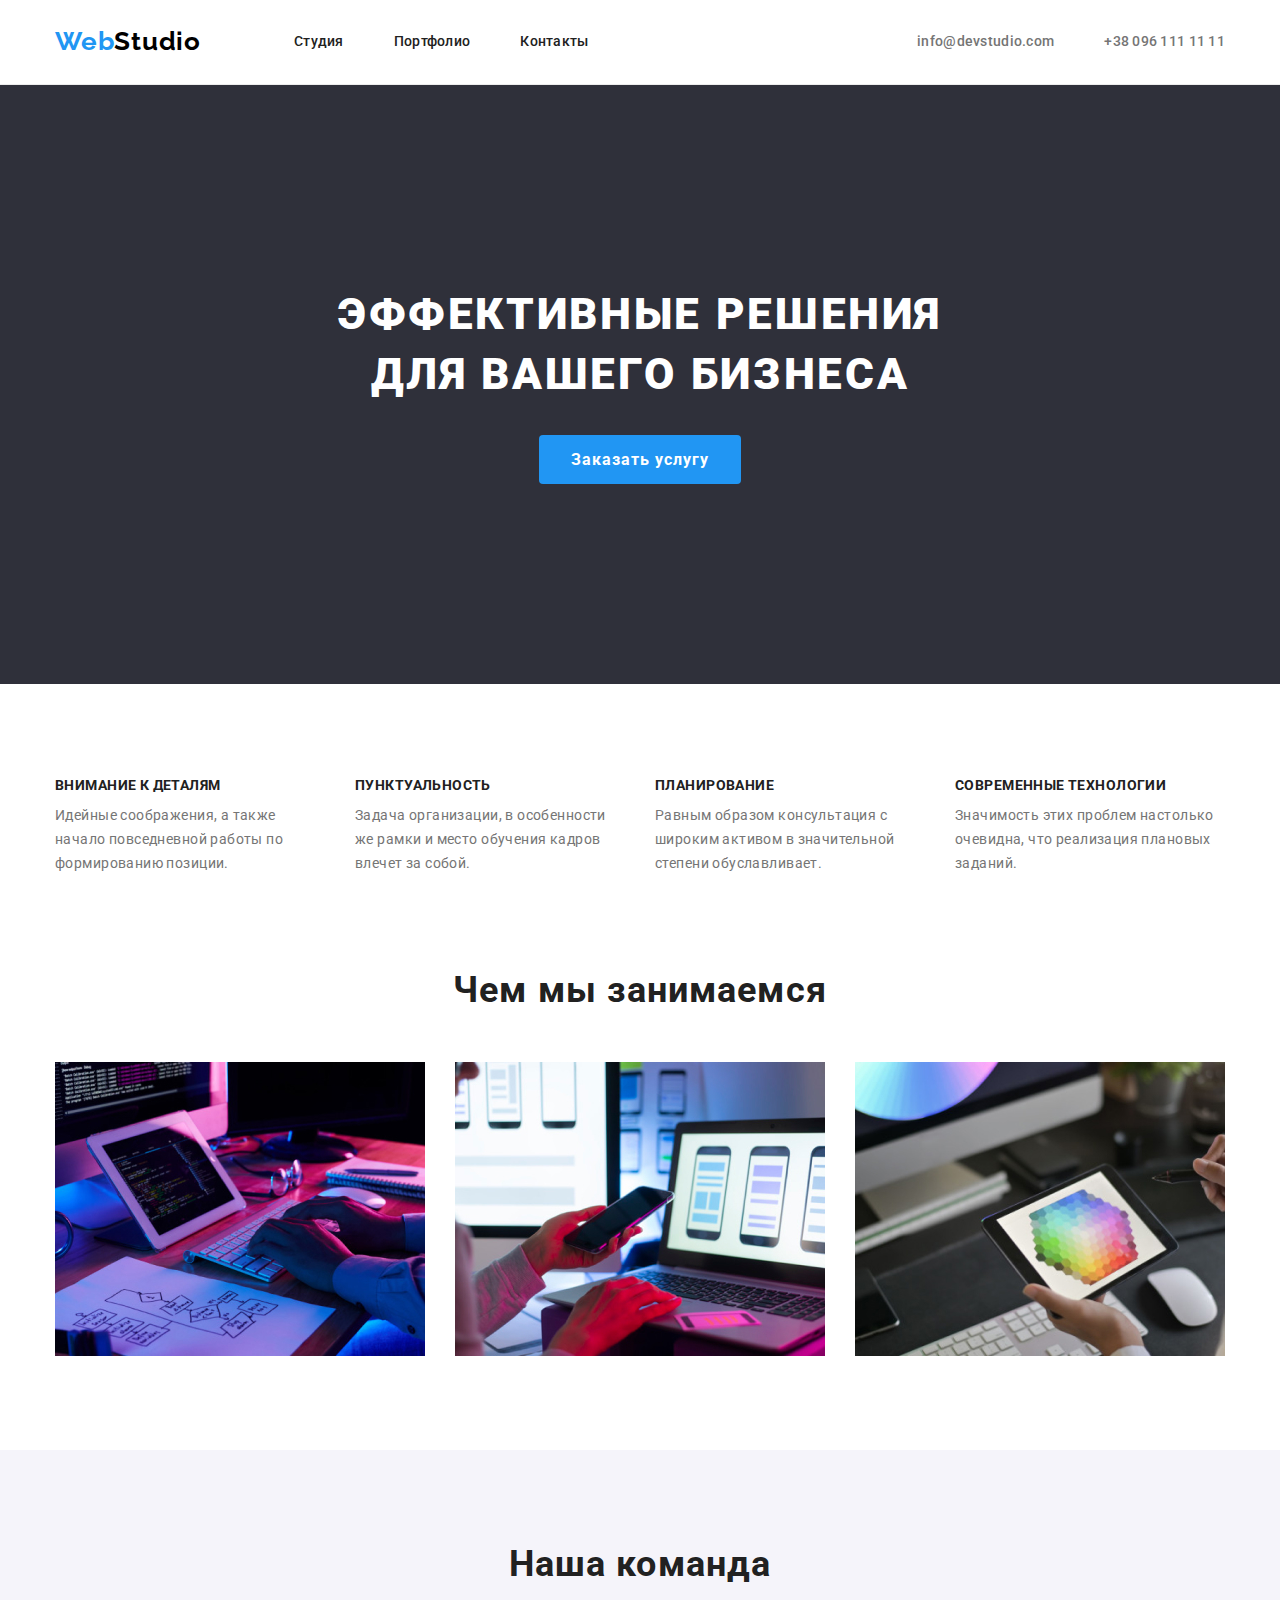
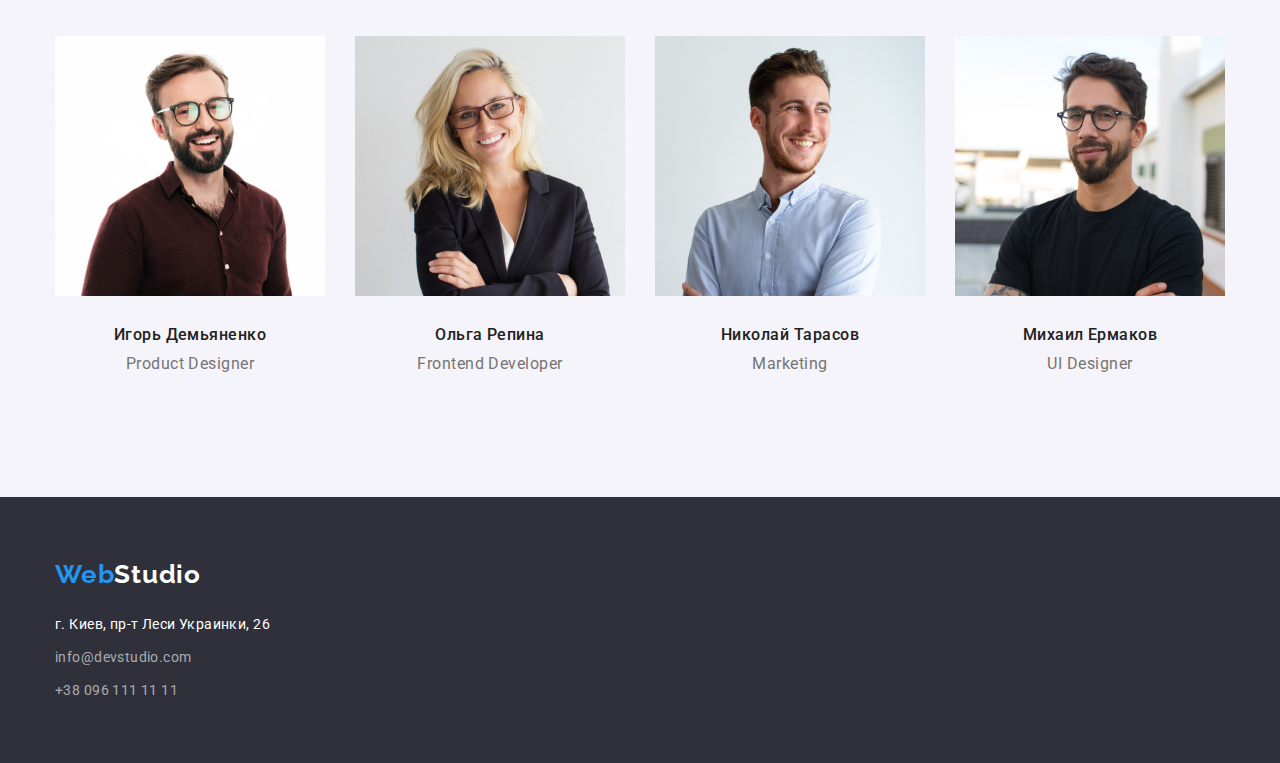
<file: index.html>
<!DOCTYPE html>
<html lang="ru">
  <head>
    <meta charset="UTF-8" />
    <title>WebStudio</title>
    <link rel="preconnect" href="https://fonts.googleapis.com" />
    <link rel="preconnect" href="https://fonts.gstatic.com" crossorigin />
    <link
      href="https://fonts.googleapis.com/css2?family=Raleway:wght@700&family=Roboto:wght@400;500;700;900&display=swap"
      rel="stylesheet"
    />
    <link
      rel="stylesheet"
      href="https://cdnjs.cloudflare.com/ajax/libs/modern-normalize/1.0.0/modern-normalize.min.css"
    />
    <link rel="stylesheet" href="./css/styles.css" />
  </head>
  <body>
    <!-- Page header -->
    <header class="header">
      <div class="container header-container">
        <a class="logo header-logo" href="/" aria-label="Логотип сайта Вебстудио"
          >Web<span class="header-span">Studio</span>
        </a>
        <nav class="navigation">
          <!--Links to other pages or sections of the current page -->
          <ul class="header-list list">
            <li class="header-item">
              <a class="header-link" href="">Студия</a>
            </li>
            <li class="header-item">
              <a class="header-link" href="./portfolio.html">Портфолио</a>
            </li>
            <li class="header-item">
              <a class="header-link" href="">Контакты</a>
            </li>
          </ul>
        </nav>
        <ul class="header-list contacts">
          <li class="header-item">
            <a class="header-link contact" href="mailto:info@devstudio.com">info@devstudio.com</a>
          </li>
          <li class="header-item">
            <a class="header-link contact" href="tel:+380961111111">+38 096 111 11 11</a>
          </li>
        </ul>
      </div>
    </header>
    <!-- Unique page content -->
    <main>
      <!-- Hero section -->
      <section class="hero-section">
        <div class="container hero-container">
          <h1 class="hero-title">Эффективные решения для вашего бизнеса</h1>
          <button class="hero-btn" type="button">Заказать услугу</button>
        </div>
      </section>
      <!-- Benefits section -->
      <section class="section">
        <div class="container">
          <h2 class="section-title visually-hidden">Why we section</h2>
          <ul class="benefits-list list">
            <li class="benefits-item">
              <h3 class="benefits-title">Внимание к деталям</h3>
              <p class="benefits-text">
                Идейные соображения, а также начало повседневной работы по формированию позиции.
              </p>
            </li>
            <li class="benefits-item">
              <h3 class="benefits-title">Пунктуальность</h3>
              <p class="benefits-text">
                Задача организации, в особенности же рамки и место обучения кадров влечет за собой.
              </p>
            </li>
            <li class="benefits-item">
              <h3 class="benefits-title">Планирование</h3>
              <p class="benefits-text">
                Равным образом консультация с широким активом в значительной степени обуславливает.
              </p>
            </li>
            <li class="benefits-item">
              <h3 class="benefits-title">Современные технологии</h3>
              <p class="benefits-text">
                Значимость этих проблем настолько очевидна, что реализация плановых заданий.
              </p>
            </li>
          </ul>
        </div>
      </section>
      <!-- Work do section -->
      <section class="work-section section">
        <div class="container work-container">
          <h2 class="work-main-title">Чем мы занимаемся</h2>
          <ul class="work-list list">
            <li class="work-item">
              <img
                class="work-img"
                src="./images/what-we-do/img.jpg"
                alt="Изображение того как человек програмирует"
                width="370"
              />
            </li>
            <li class="work-item">
              <img
                class="work-img"
                src="./images/what-we-do/img2.jpg"
                alt="Изображение телефона и ноутбука"
                width="370"
              />
            </li>
            <li class="work-img">
              <img
                class="work-img"
                src="./images/what-we-do/img3.jpg"
                alt="Изображение планшета"
                width="370"
              />
            </li>
          </ul>
        </div>
      </section>
      <!-- Our team section -->
      <section class="team-section section">
        <div class="container team-container">
          <h2 class="team-main-title">Наша команда</h2>
          <ul class="team-list list">
            <li class="team-item">
              <img
                class="team-img"
                src="./images/our-team/ihor.jpg"
                alt="Игорь Демьяненко"
                width="270"
              />
              <div class="team-group">
                <h3 class="team-title">Игорь Демьяненко</h3>
                <p class="team-text">Product Designer</p>
              </div>
            </li>
            <li class="team-item">
              <img
                class="team-img"
                src="./images/our-team/olha.jpg"
                alt="Ольга Репина"
                width="270"
              />
              <div class="team-group">
                <h3 class="team-title">Ольга Репина</h3>
                <p class="team-text">Frontend Developer</p>
              </div>
            </li>
            <li class="team-item">
              <img
                class="team-img"
                src="./images/our-team/mykola.jpg"
                alt="Николай Тарасов"
                width="270"
              />
              <div class="team-group">
                <h3 class="team-title">Николай Тарасов</h3>
                <p class="team-text">Marketing</p>
              </div>
            </li>
            <li class="team-item">
              <img
                class="team-img"
                src="./images/our-team/mykhailo.jpg"
                alt="Михаил Ермаков"
                width="270"
              />
              <div class="team-group">
                <h3 class="team-title">Михаил Ермаков</h3>
                <p class="team-text">UI Designer</p>
              </div>
            </li>
          </ul>
        </div>
      </section>
    </main>
    <!-- Page footer -->
    <footer class="footer">
      <div class="container footer-container">
        <a class="logo footer-logo" href="/" aria-label="Логотип сайта Вебстудио">
          Web<span class="footer-span">Studio</span>
        </a>
        <address>
          <ul class="footer-list list">
            <li class="footer-item">
              <a
                class="footer-link"
                href="https://www.google.com.ua/maps/place/%D0%B1%D1%83%D0%BB.+%D0%9B%D0%B5%D1%81%D0%B8+%D0%A3%D0%BA%D1%80%D0%B0%D0%B8%D0%BD%D0%BA%D0%B8,+26,+%D0%9A%D0%B8%D0%B5%D0%B2,+02000/@50.4265841,30.5361971,17z/data=!3m1!4b1!4m5!3m4!1s0x40d4cf0e033ecbe9:0x57a4dffefec77da0!8m2!3d50.4265807!4d30.5383858?hl=ru"
              >
                г. Киев, пр-т Леси Украинки, 26</a
              >
            </li>
            <li class="footer-item">
              <a class="footer-link contact" href="mailto:info@devstudio.com">info@devstudio.com</a>
            </li>
            <li class="footer-item">
              <a class="footer-link contact" href="tel:+380961111111">+38 096 111 11 11</a>
            </li>
          </ul>
        </address>
      </div>
    </footer>
  </body>
</html>
</file>
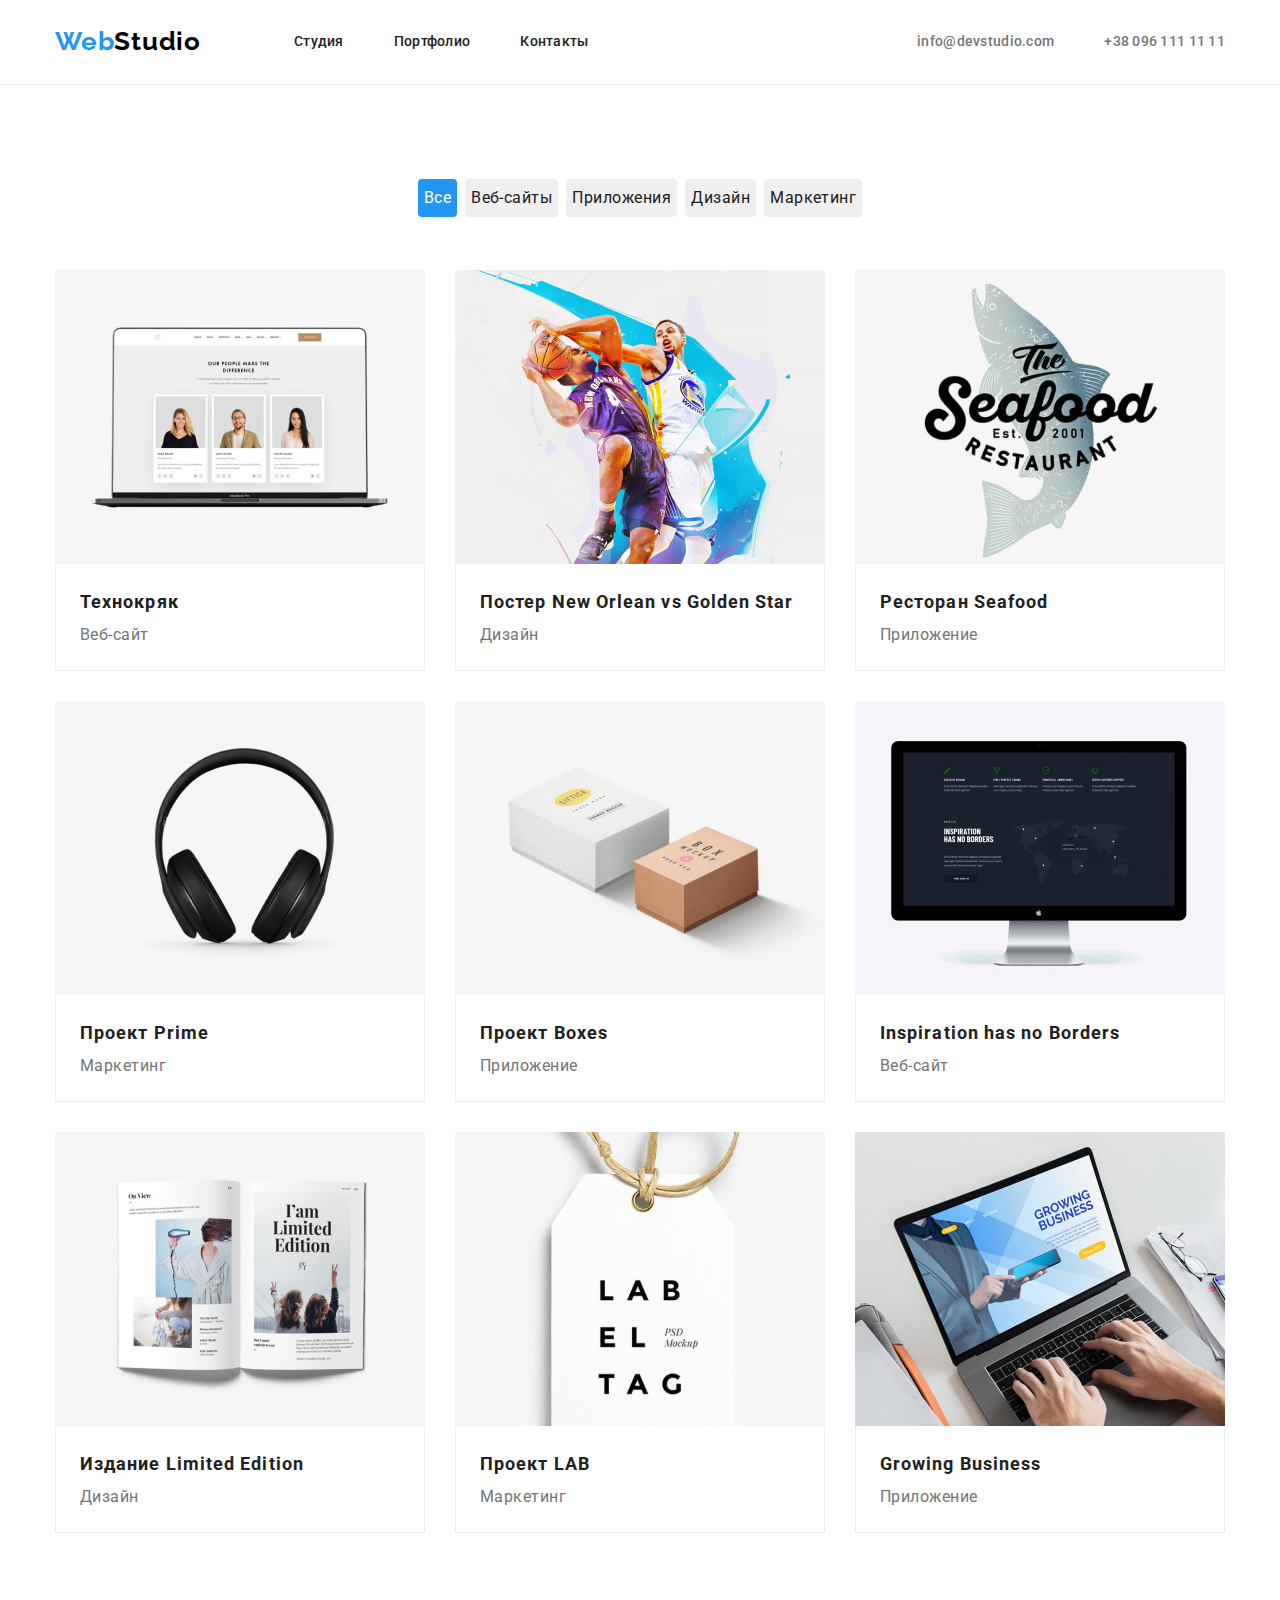
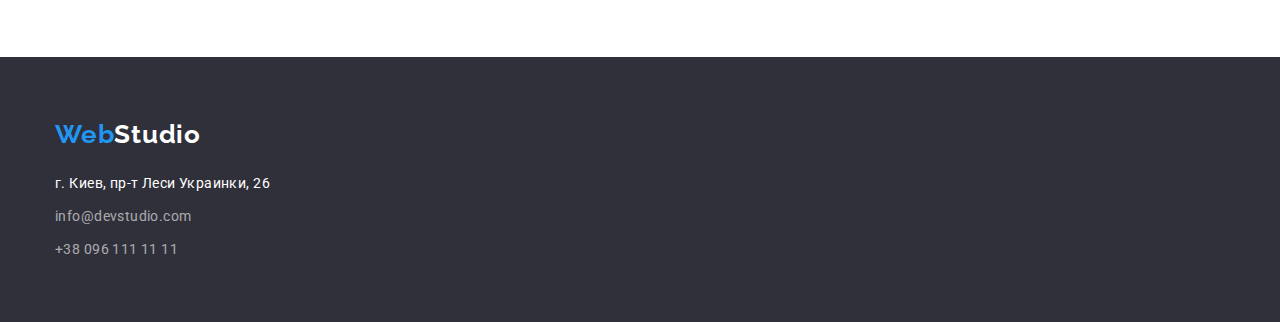
<file: portfolio.html>
<!DOCTYPE html>
<html lang="ru">
  <head>
    <meta charset="UTF-8" />
    <title>WebStudio</title>
    <link rel="preconnect" href="https://fonts.googleapis.com" />
    <link rel="preconnect" href="https://fonts.gstatic.com" crossorigin />
    <link
      href="https://fonts.googleapis.com/css2?family=Raleway:wght@700&family=Roboto:wght@400;500;700;900&display=swap"
      rel="stylesheet"
    />
    <link
      rel="stylesheet"
      href="https://cdnjs.cloudflare.com/ajax/libs/modern-normalize/1.0.0/modern-normalize.min.css"
    />
    <link rel="stylesheet" href="./css/styles.css" />
  <body>
    <header class="header">
      <div class="container header-container">
        <a class="logo header-logo" href="./index.html" aria-label="Логотип сайта Вебстудио"
          >Web<span class="header-span">Studio</span>
        </a>
        <nav class="navigation">
          <!--Links to other pages or sections of the current page -->
          <ul class="header-list list">
            <li class="header-item">
              <a class="header-link" href="">Студия</a>
            </li>
            <li class="header-item">
              <a class="header-link portfolio" href="./portfolio.html">Портфолио</a>
            </li>
            <li class="header-item">
              <a class="header-link" href="">Контакты</a>
            </li>
          </ul>
        </nav>
        <nav class="contacts">
          <ul class="header-list list">
            <li class="header-item">
              <a class="header-link contact" href="mailto:info@devstudio.com">info@devstudio.com</a>
            </li>
            <li class="header-item">
              <a class="header-link contact" href="tel:+380961111111">+38 096 111 11 11</a>
            </li>
          </ul>
        </nav>
      </div>
    </header>
    <main>
    <section class="section">
      <div class="container">
        <h1 class="section-title visually-hidden">Нашы роботы</h1>
      <ul class="works-list list">
        <li class="works-item"><button class="works-btn current" type="button">Все</button></li>
        <li class="works-item"><button class="works-btn" type="button">Веб-сайты</button></li>
        <li class="works-item"><button class="works-btn" type="button">Приложения</button></li>
        <li class="works-item"><button class="works-btn" type="button">Дизайн</button></li>
        <li class="works-item"><button class="works-btn" type="button">Маркетинг</button></li>
      </ul>
      <ul class="example-list list">
        <li class="example-item">
          <a class="example-link" href="">
            <img class="example-img" src="./images/portfolio/tekhnokryak.jpg" alt="" width="370" />
            <div class="example-group">
             <h2 class="example-title">Технокряк</h2>
             <p class="example-text">Веб-сайт</p>
            </div>
          </a>
        </li>
        <li class="example-item">
          <a class="example-link" href="">
            <img class="example-img" src="./images/portfolio/neworlean-vs-goldenstar.jpg" alt="" width="370" />
           <div class="example-group">
            <h2 class="example-title">Постер New Orlean vs Golden Star</h2>
            <p class="example-text">Дизайн</p>
           </div>
          </a>
        </li>
        <li class="example-item">
          <a class="example-link" href="">
            <img class="example-img" src="./images/portfolio/seafood.jpg" alt="" width="370" />
           <div class="example-group">
            <h2 class="example-title">Ресторан Seafood</h2>
            <p class="example-text">Приложение</p>
           </div>
          </a>
        </li>
        <li class="example-item">
          <a class="example-link" href="">
            <img class="example-img" src="./images/portfolio/prime.jpg" alt="" width="370" />
           <div class="example-group"> 
            <h2 class="example-title">Проект Prime</h2>
            <p class="example-text">Маркетинг</p>
           </div>
          </a>
        </li>
        <li class="example-item">
          <a class="example-link" href="">
            <img class="example-img" src="./images/portfolio/boxes.jpg" alt="" width="370" />
           <div class="example-group">
            <h2 class="example-title">Проект Boxes</h2>
            <p class="example-text">Приложение</p>
           </div>
          </a>
        </li>
        <li class="example-item">
          <a class="example-link" href="">
            <img class="example-img" src="./images/portfolio/inspiration.jpg" alt="" width="370" />
           <div class="example-group"> 
            <h2 class="example-title">Inspiration has no Borders</h2>
            <p class="example-text">Веб-сайт</p>
           </div>
          </a>
        </li>
        <li class="example-item">
          <a class="example-link" href="">
            <img class="example-img" src="./images/portfolio/limited-edition.jpg" alt="" width="370" />
           <div class="example-group"> 
            <h2 class="example-title">Издание Limited Edition</h2>
            <p class="example-text">Дизайн</p>
           </div>
          </a>
        </li>
        <li class="example-item">
          <a class="example-link" href="">
            <img class="example-img" src="./images/portfolio/lab.jpg" alt="" width="370" />
           <div class="example-group"> 
            <h2 class="example-title">Проект LAB</h2>
            <p class="example-text">Маркетинг</p>
           </div>
          </a>
        </li>
        <li class="example-item">
          <a class="example-link" href="">
            <img class="example-img" src="./images/portfolio/growing-business.jpg" alt="" width="370" />
           <div class="example-group"> 
            <h2 class="example-title">Growing Business</h2>
            <p class="example-text">Приложение</p>
           </div>
          </a>
        </li>
      </ul>
      </div>
    </section>
    </main>
    <footer class="footer">
      <div class="container footer-container">
        <a class="logo footer-logo" href="/" aria-label="Логотип сайта Вебстудио">
          Web<span class="footer-span">Studio</span>
        </a>
        <address>
          <ul class="footer-list list">
            <li class="footer-item">
              <a
                class="footer-link"
                href="https://www.google.com.ua/maps/place/%D0%B1%D1%83%D0%BB.+%D0%9B%D0%B5%D1%81%D0%B8+%D0%A3%D0%BA%D1%80%D0%B0%D0%B8%D0%BD%D0%BA%D0%B8,+26,+%D0%9A%D0%B8%D0%B5%D0%B2,+02000/@50.4265841,30.5361971,17z/data=!3m1!4b1!4m5!3m4!1s0x40d4cf0e033ecbe9:0x57a4dffefec77da0!8m2!3d50.4265807!4d30.5383858?hl=ru"
              >
                г. Киев, пр-т Леси Украинки, 26</a
              >
            </li>
            <li class="footer-item">
              <a class="footer-link contact" href="mailto:info@devstudio.com">info@devstudio.com</a>
            </li>
            <li class="footer-item">
              <a class="footer-link contact" href="tel:+380961111111">+38 096 111 11 11</a>
            </li>
          </ul>
        </address>
      </div>
    </footer>
  </body>
</html>
</file>
<file: css/styles.css>
:root {

    /*
    ----------------------------
    Colors
    ----------------------------
    */
    --primary-black-color: #212121;
    --primary-white-color: #FFFFFF;
    --primary-grey-color: #757575;
    --logo-text-color: #000000;
    --logo-color: #2196F3;
    --accent-color: #2196F3;
    --background-blue-color: #2196F3;
    --hero-background-color: #2F303A;
    --footer-background-color: #2F303A;
    --portfolio-background-color: #F5F4FA;
    --btn-background-color: #F5F4FA;
    --team-background-color: #F5F4FA;
    --border-color: #EEEEEE;
    --btn-hover-color: #188CE8;
    --address-links-color: rgba(255, 255, 255, 0.6);

    /*
    ----------------------------
    Font-size
    ----------------------------
    */
    --page-text-font-size: 14px;
    --benefits-title-font-size: 14px;
    --logo-font-size: 26px;
    --hero-title-font-size: 44px;
    --titles-font-size: 36px;
    --team-font-size: 16px;
    --btn-font-size: 16px;
    --portfolio-text-font-size: 16px;
    --portfolio-title-font-size: 18px;

    /*
    ----------------------------
    Font-family
    ----------------------------
    */
    --primary-font-famili: 'Roboto', sans-serif;
    --secondary-font-family: 'Raleway', sans-serif;

    /*
    ----------------------------
    Font-weight
    ----------------------------
    */
    --medium-font-weight: 500;
    --bold-font-weight: 700;
    --black-font-weight: 900;
}

body {
    font-family: 'Roboto', sans-serif;
    font-size: 14px;
    color: var(--primary-black-color);
    text-decoration: none;
    
    margin: 0;
}

h1,
h2,
h3,
h4,
h5,
h6,
p {
    margin: 0;
}

img {
    display: block;
    max-width: 100%;
    height: auto;
}

ul {
    list-style: none;
    margin: 0;
    padding: 0;
}

.section {
    padding-top: 94px;
    padding-bottom: 94px;
}

.visually-hidden {
    position: absolute;
    white-space: nowrap;
    width: 1px;
    height: 1px;
    overflow: hidden;
    border: 0;
    padding: 0;
    clip: rect(0 0 0 0);
    clip-path: inset(50%);
    margin: -1px;
}

.container {
    width: 1200px;

    padding-left: 15px;
    padding-right: 15px;

    margin-left: auto;
    margin-right: auto;
}

.logo {
    display: block;
    font-family: var(--secondary-font-family);
    font-weight: var(--bold-font-weight);
    font-size: var(--logo-font-size);
    line-height: 1.38;
    letter-spacing: 0.03em;
    text-decoration: none;

    color: var(--logo-color);
}


/* HEADER */
.header {
    border-bottom: 1px solid #ECECEC;
}
.header-container {
    display: flex;
    align-items: center;
}

.header-logo {
    margin-right: 93px;
    padding-top: 24px;
    padding-bottom: 24px;
}

.header-span {
    color: var(--logo-text-color);
}

.header-list {
    display: flex;

    padding: 0;
    margin: 0;

    list-style: none;
}

.header-item:not(:last-child) {
    margin-right: 50px;
}

.header-link {
    display: block;

    padding-top: 32px;
    padding-bottom: 32px;

    font-weight: var(--medium-font-weight);
    line-height: 1.14;
    letter-spacing: 0.02em;
    text-decoration: none;

    color: currentColor;
}

.header-link.contact {
    color: var(--primary-grey-color);
}

.header-link.portfolio:visited,
.header-link:hover,
.header-link:focus {
    color: var(--accent-color);
}

.contacts {
    display: flex;
    margin-left: auto;
}

/* HERO */
.hero-section {
    padding-top: 200px;
    padding-bottom: 200px;
    text-align: center;

    background-color: var(--hero-background-color);
}

.hero-title {
    width: 696px;
    margin-bottom: 30px;
    margin-right: auto;
    margin-left: auto;
    

    font-weight: var(--black-font-weight);
    font-size: var(--hero-title-font-size);
    line-height: 1.36;
    letter-spacing: 0.06em;
    text-transform: uppercase;

    color: var(--primary-white-color);
}

.hero-btn {
    min-width: 200px;
    border-radius: 4px;
    padding: 10px 32px;
    border:none;

    font-weight: var(--bold-font-weight);
    font-size: var(--btn-font-size);
    font-family: inherit;
    line-height: 1.87;
    letter-spacing: 0.06em;
    cursor: pointer;

    color: var(--primary-white-color);
    background-color: var(--background-blue-color);
}

.hero-btn:hover {
    color: #ffffff;
    background-color: var(--btn-hover-color);
    filter: drop-shadow(0px 4px 4px rgba(0, 0, 0, 0.25));
}

/* Benefits-section */
.benefits-list {
    display: flex;
    padding-left: 0px;
}

.benefits-item {
    width: 270px;
    margin-right: 30px;
}

.benefits-item:last-child {
    margin-right: 0px;
}

.benefits-title {
    margin-top: 0px;
    margin-bottom: 10px;

    font-weight: var(--bold-font-weight);
    font-size: var(--benefits-title-font-size);

    line-height: 1.14;
    letter-spacing: 0.03em;
    text-transform: uppercase;

    color: currentColor;
}

.benefits-text {
    margin-bottom: 0px;

    line-height: 1.71;
    letter-spacing: 0.03em;
    color: var(--primary-grey-color);
}

/* Work/Team-section */
.work-main-title,
.team-main-title {
    margin-top: 0;
    margin-bottom: 50px;
    text-align: center;

    font-weight: var(--bold-font-weight);
    font-size: var(--titles-font-size);
    line-height: 1.16;
    letter-spacing: 0.03em;

    color: currentColor;
}

.work-section {
    padding-top: 0;
}

.work-list {
    display: flex;
    margin: 0;
    padding-left: 0px;
    padding-bottom: 0;
}

.work-item:not(:last-child) {
    margin-right: 30px;
}

/* Team-section */
.team-section {
    background-color: var(--team-background-color);
}

.team-group {
    padding-top: 30px;
    padding-bottom: 30px;
}
.team-list {
    display: flex;
    padding-left: 0px;
    text-align: center;
}

.team-item:not(:last-child) {
    margin-right: 30px;
}

.team-title {
    margin-bottom: 10px;

    font-weight: var(--medium-font-weight);
    font-size: var(--team-font-size);
    line-height: 1.18;
    letter-spacing: 0.03em;

    color: currentColor;
}

.team-text {
    margin-bottom: 0;

    font-size: var(--team-font-size);
    line-height: 1.18;
    letter-spacing: 0.03em;

    color: var(--primary-grey-color);
}

/* FOOTER */
footer {
    padding-top: 60px;
    padding-bottom: 60px;

    background-color: var(--footer-background-color);
}

.footer-logo {
    margin-bottom: 20px;
}

.footer-span {
    color: var(--primary-white-color);
}

.footer-list {
    padding-left: 0;
}

.footer-item:not(:last-child) {
    margin-bottom: 9px;
}

.footer-link {
    font-style: normal;
    line-height: 1.71;
    letter-spacing: 0.03em;
    text-decoration: none;

    color: var(--primary-white-color);
}

.footer-link.contact {
    color: var(--address-links-color);
}

.footer-link:hover,
.footer-link:focus {
    color: var(--accent-color);
}

/* PORTFOLIO */
.works-list {
    display: flex;
    margin-top: 0;
    margin-bottom: 53px;
    padding: 0;
    align-items: center;
    justify-content: center;
}

.works-item:not(:last-child) {
    margin-right: 8px;
}

.works-btn {
    padding: 6px;
    border: none;
    border-radius: 4px;

    font-weight: var(--medium-font-weigh);
    font-size: var(--btn-font-size);
    font-family: inherit;
    line-height: 1.62;
    letter-spacing: 0.03em;

    color: currentColor;
    cursor: pointer;
}

.works-btn:hover,
.works-btn:focus,
.works-btn.current {
    color: var(--primary-white-color);
    background-color: var(--background-blue-color);
}

.example-list {
    display: flex;
    margin-top: 0;
    margin-bottom: 0;
    padding-left: 0px;
    flex-wrap: wrap;
}

.example-item{
    width: 370px;
    margin-bottom: 30px;
}

.example-item:not(:nth-child(3n)) {
    margin-right: 30px;
}

.example-link {
    color: currentColor;
    text-decoration: none;
}
.example-group {
    padding: 20px 24px;
    border-right: 1px solid #EEEEEE;
    border-bottom: 1px solid #EEEEEE;
    border-left: 1px solid #EEEEEE;
}

.example-title {

    font-weight: var(--bold-font-weight);
    font-size: var(--portfolio-title-font-size);
    line-height: 2;
    letter-spacing: 0.06em;

    color: currentColor;
}

.example-text {
    font-size: var(--portfolio-text-font-size);
    line-height: 1.87;
    letter-spacing: 0.03em;

    color: var(--primary-grey-color);
}
</file>
